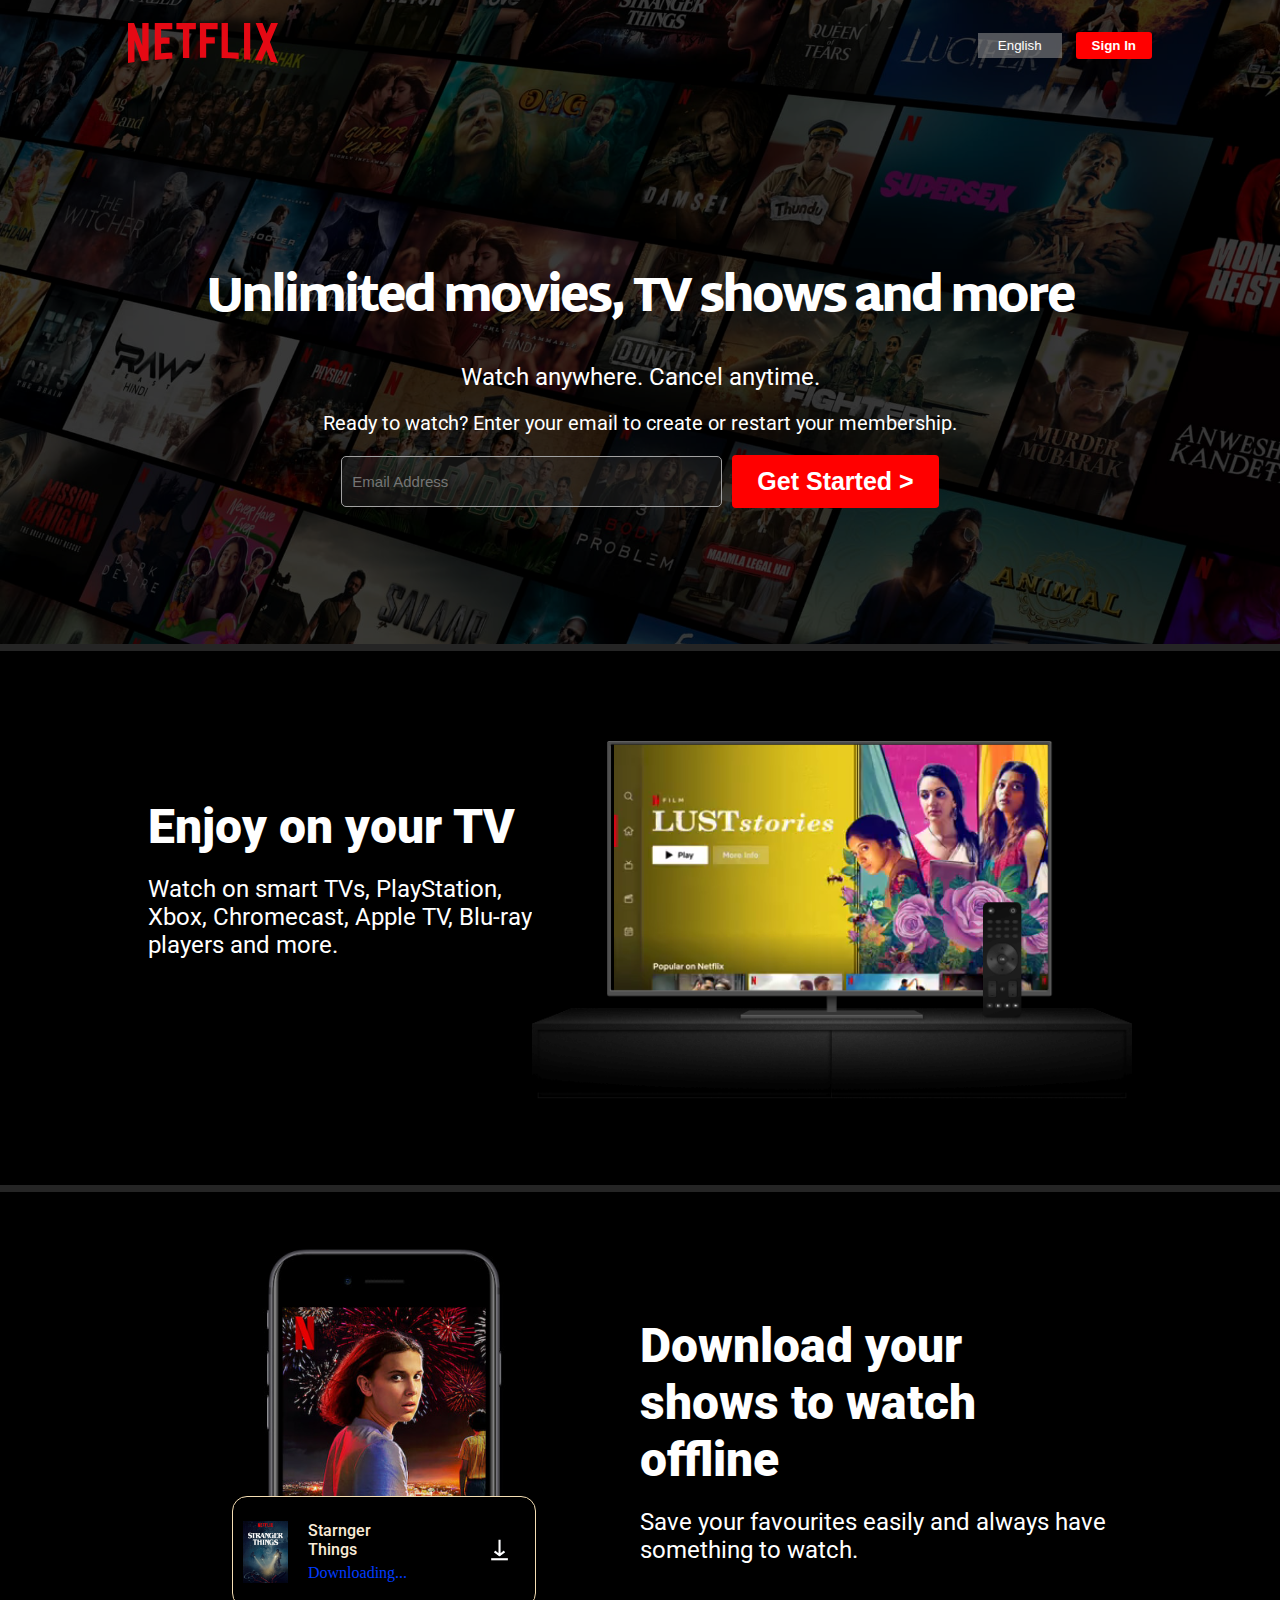
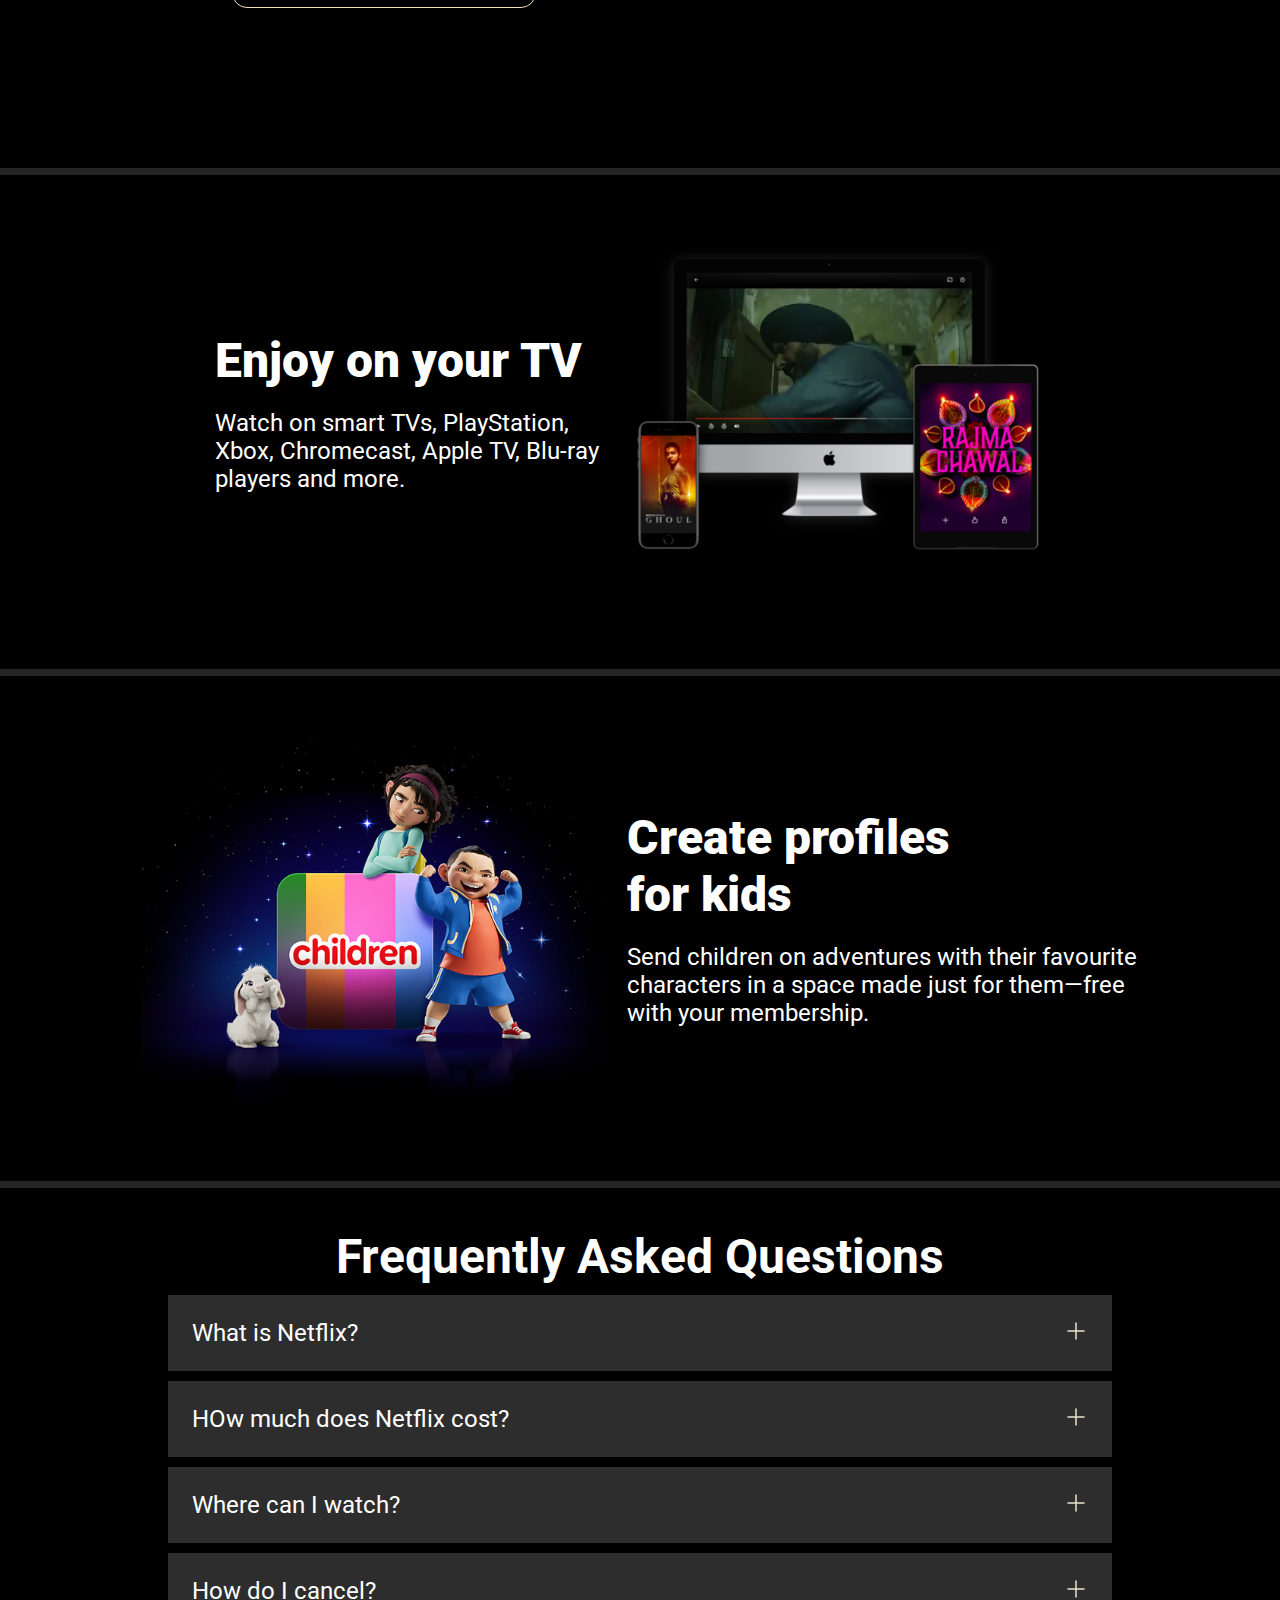
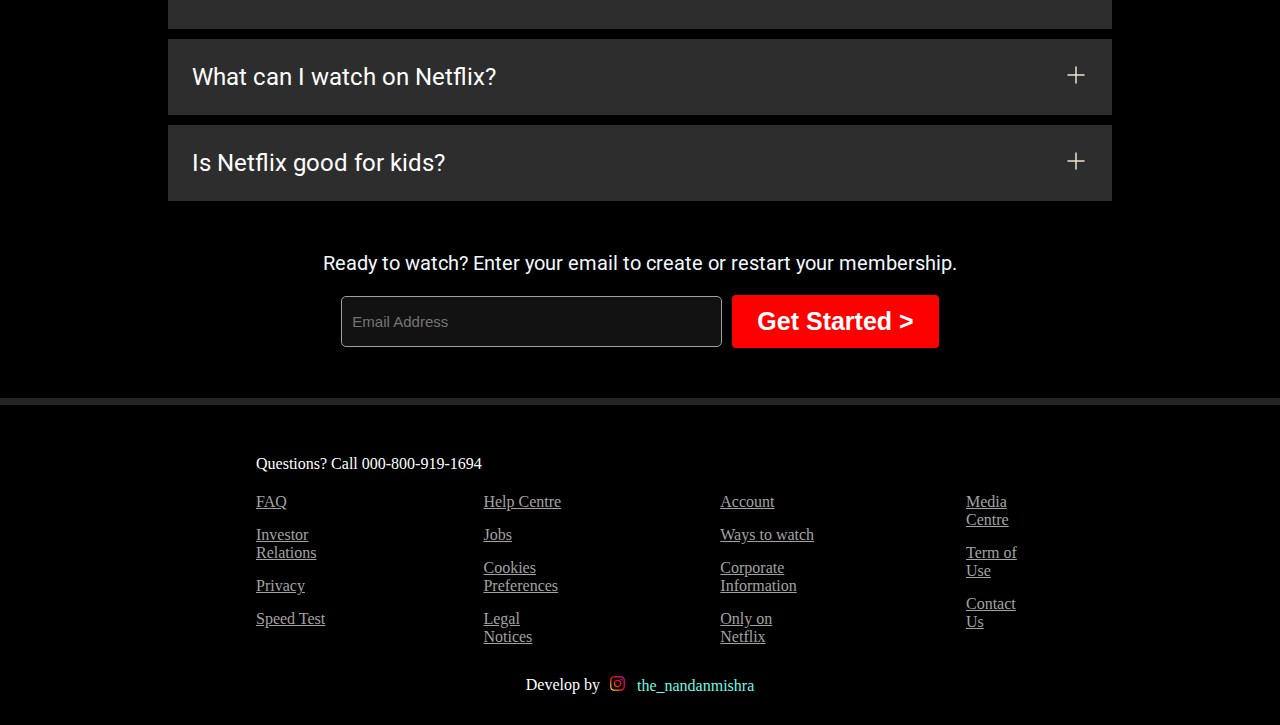
<file: index.html>
<!DOCTYPE html>
<html lang="en">
<head>
    <meta charset="UTF-8">
    <meta name="viewport" content="width=device-width, initial-scale=1.0">
    <title>Netflix</title>
    <link rel="stylesheet" href="style.css">
</head>
<body>
    <div class="main">
        <nav>
           <span><img src="Assets/images/logo.svg"></span>
           <div>
            <button class="dropdown">English</button>
            <button class="signin">Sign In</button>
           </div>
        </nav>
        <div class="box"></div>
        <div class="hero">
          <span> Unlimited movies, TV shows and more</span> 
          <span>Watch anywhere. Cancel anytime.</span> 
          <span>Ready to watch? Enter your email to create or restart your membership.</span>
          <div class="gets">
          <div class="place">
            <input type="text" placeholder="Email Address"> 
          </div>
            <button class="getstart">Get Started &gt </button>
          </div>
        </div>
       
    </div>
    <div class="sepration"></div>

    <div class="section2">
      <div class="textside">
        <span>Enjoy on your TV</span>
        <span>Watch on smart TVs, PlayStation, Xbox, Chromecast, Apple TV, Blu-ray players and more.</span>
      </div>
      <div class="graphics">
        <img src="Assets/images/tv.png" alt="tv">
        <video src="Assets/Videos/video-tv-in-0819.m4v"  autoplay loop muted></video>
      </div>
    </div>
    <div class="sepration"></div>

    <div class="section6">
      <div class="graphics2">
        <img src="Assets/images/mobile-0819.jpg" alt="">
        <span>
        <div class="animated">
          <div class="toget">
          <img src="Assets/images/boxshot.png" alt="">
          <div class="bothtext">
            <span>Starnger Things</span>
            <span>Downloading...</span>
          </div>
        </div>
          <span><img src="Assets/images/download-icon.gif"  ></span>
        </div>

        

      </div>
      <div class="textside1">

        <span>Download your shows to watch offline</span>
        <span>Save your favourites easily and always have something to watch.</span>

      </div>
     

    </div>
    <div class="sepration"></div>

    <div class="section3">
      <div class="textside">
        <span>Enjoy on your TV</span>
        <span>Watch on smart TVs, PlayStation, Xbox, Chromecast, Apple TV, Blu-ray players and more.</span>
      </div>
      <div class="graphics3">
        <img src="Assets/images/device-pile-in.png" alt="tv">
        <video src="Assets/Videos/video-devices-in.m4v"  autoplay loop muted></video>
      </div>
    </div>
    <div class="sepration"></div>

    <div class="section4">
        <img src="Assets/images/kidscartoon.png" alt="">
      <div class="textside1">
        <span>Create profiles for kids</span>
        <span>Send children on adventures with their favourite characters in a space made just for them—free with your membership.</span>

      </div>
    </div>
    <div class="sepration"></div>

    <div class="faq">
      <h2>Frequently Asked Questions</h2>

      <div class="faqbox">
        <span>What is Netflix?</span>
        <svg width="24" height="24" viewBox="0 0 24 24" fill="white" xmlns="http://www.w3.org/2000/svg">
          <path d="M12 4V20" stroke="#141B34" stroke-width="1.5" stroke-linecap="round" stroke-linejoin="round" />
          <path d="M4 12H20" stroke="#141B34" stroke-width="1.5" stroke-linecap="round" stroke-linejoin="round" />
      </svg>
      </div>
      <div class="faqbox">
        <span>HOw much does Netflix cost?</span>
        <svg width="24" height="24" viewBox="0 0 24 24" fill="white" xmlns="http://www.w3.org/2000/svg">
          <path d="M12 4V20" stroke="#141B34" stroke-width="1.5" stroke-linecap="round" stroke-linejoin="round" />
          <path d="M4 12H20" stroke="#141B34" stroke-width="1.5" stroke-linecap="round" stroke-linejoin="round" />
      </svg>
      </div>
      <div class="faqbox">
        <span>Where can I watch?</span>
        <svg width="24" height="24" viewBox="0 0 24 24" fill="white" xmlns="http://www.w3.org/2000/svg">
          <path d="M12 4V20" stroke="#141B34" stroke-width="1.5" stroke-linecap="round" stroke-linejoin="round" />
          <path d="M4 12H20" stroke="#141B34" stroke-width="1.5" stroke-linecap="round" stroke-linejoin="round" />
      </svg>
      </div>
      <div class="faqbox">
        <span>How do I cancel?</span>
        <svg width="24" height="24" viewBox="0 0 24 24" fill="white" xmlns="http://www.w3.org/2000/svg">
          <path d="M12 4V20" stroke="#141B34" stroke-width="1.5" stroke-linecap="round" stroke-linejoin="round" />
          <path d="M4 12H20" stroke="#141B34" stroke-width="1.5" stroke-linecap="round" stroke-linejoin="round" />
      </svg>
      </div>
      <div class="faqbox">
        <span>What can I watch on Netflix?</span>
        <svg width="24" height="24" viewBox="0 0 24 24" fill="white" xmlns="http://www.w3.org/2000/svg">
          <path d="M12 4V20" stroke="#141B34" stroke-width="1.5" stroke-linecap="round" stroke-linejoin="round" />
          <path d="M4 12H20" stroke="#141B34" stroke-width="1.5" stroke-linecap="round" stroke-linejoin="round" />
      </svg>
      </div>
      <div class="faqbox">
        <span>Is Netflix good for kids?</span>
        <svg width="24" height="24" viewBox="0 0 24 24" fill="white" xmlns="http://www.w3.org/2000/svg">
          <path d="M12 4V20" stroke="#141B34" stroke-width="1.5" stroke-linecap="round" stroke-linejoin="round" />
          <path d="M4 12H20" stroke="#141B34" stroke-width="1.5" stroke-linecap="round" stroke-linejoin="round" />
      </svg>
      </div>

    </div>
  </div>

    <div class="ask">
     
      <span>Ready to watch? Enter your email to create or restart your membership.</span>
    </div>
    <div class="gets1">
      <div class="place">
        <input type="text" placeholder="Email Address"> 
      </div>
        <button class="getstart">Get Started &gt </button>
      </div>
    
      <div class="sepration"></div>

      <footer>
        <div class="questions">
          Questions? Call 000-800-919-1694
      </div>
      <div class="footer">
          <div class="footer-item"> 
            <a href="faq">FAQ</a>
              <a href="faq">Investor Relations</a>
              <a href="faq">Privacy</a>
              <a href="faq">Speed Test</a>
            
          </div>

          <div class="footer-item"> 
            <a href="faq">Help Centre</a>
            <a href="faq">Jobs</a>
            <a href="faq">Cookies Preferences</a>
            <a href="faq">Legal Notices</a>
        </div>
        <div class="footer-item">
            <a href="faq">Account</a>
            <a href="faq">Ways to watch</a>
            <a href="faq">Corporate Information</a> 
            <a href="faq">Only on Netflix</a>
        </div>

        <div class="footer-item">
            <a href="faq">Media Centre</a>
            <a href="faq">Term of Use</a> 
            <a href="faq">Contact Us</a> 
            
        </div>
    </div>

<span>Develop by &nbsp <a href="https://www.instagram.com/the_nandanmishra/" target="_blank"  ><img src="Assets/images/instagram-logo-8869.svg" alt=""> &nbsp the_nandanmishra </a></span>

      </footer>


</body>

</html>
</file>
<file: style.css>
@import url('https://fonts.googleapis.com/css2?family=Martel+Sans:wght@200;300;400;600;700;800;900&display=swap');
@import url('https://fonts.googleapis.com/css2?family=Roboto:ital,wght@0,100;0,300;0,400;0,500;0,700;0,900;1,100;1,300;1,400;1,500;1,700;1,900&display=swap');

*{
    padding: 0;
    margin: 0;
}
body{
    background-color: black;
}

.main{
    background-image: url("Assets/images/bg.jpg");
    background-position: center center;
    background-repeat: no-repeat;
    background-size: max(1200px, 100vw);
    height:644px;
    position:relative;
}
.box{
    height: 644px;
    width: 100%;
    background-color: black;
    opacity: 0.7;
    position: absolute;
    top: 0;

}

nav{
    display: flex;
    justify-content: space-between;
    max-width: 80vw;
    margin: auto;
    align-items: center;
    height: 90px;
}

nav img{
    position: relative;
    z-index: 10;
    width:150px;
}

nav button{
    position: relative;
    z-index: 1;
}

.hero{
   top: -60px;
    display: flex;
    flex-direction: column;
    justify-content: center;
    align-items: center;
    height: 100%;
    color: white;
    position: relative;
    padding: 30px;
    gap: 20px;
  
   
    

}

.hero> :nth-child(1){
    font-family: "Martel Sans", sans-serif;
    font-weight: 900;
    font-style: normal;
    font-size: 48px;
    text-align: center;
    letter-spacing: -3px;

}

.hero> :nth-child(2){
    font-family: "Roboto", sans-serif;
    font-weight: 400;
  font-style: normal;
  font-size: 24px;
  text-align: center;
  
}

.hero> :nth-child(3){
    font-family: "Roboto", sans-serif;
    font-weight: 400;
  font-style: normal;
  font-size: 20px;
  text-align: center;


}

.signin{
    background-color: red;
    color: white;
    padding: 6px 16px;
    margin-left: 10px;
    border-radius: 3px;
    font-weight: bold;
    border: none;
}

.dropdown{
    padding: 5px 20px;
    border: none;
    background-color: rgba(141, 141, 141, 0.575);
    color: white;
   
}
.gets{
    display: flex;
    align-items: center;
}

.getstart{
    background-color: red;
    border: none;
    border-radius: 4px;
    color:white;
    padding: 12px 25px;
    font-weight: 600;
    font-size: 25px;
}

.place input{
margin-right:10px ;
background-color: rgba(53, 53, 53, 0.349);
padding: 16px 170px 16px 10px;
font-size: 15px;
border-radius: 5px;
color: white;
border: 1px solid rgb(161, 161, 161);
}

.sepration{
    height: 7px;
    background-color: rgb(37, 37, 37);
    position: relative;
    z-index: 20;
}

.section2{
    display: flex;
   justify-content: center;
   align-items: center;
   padding-bottom: 80px;
  

   

   
}

.textside{
    color: rgb(255, 255, 255);
    font-family: "Roboto", sans-serif;
    display: flex;
    flex-direction: column;
    gap: 20px;
    text-align: start;
    
   
}

.textside > :nth-child(1){
    font-size: 48px;
    font-weight: 900;
   
    
}

.textside > :nth-child(2){
    font-size: 24px;
    font-weight: 400;
    max-width: 30vw;
}
.graphics{
    position: relative;
}

.graphics img{
   height: 450px;
   position: relative;
   z-index: 10;
}
.graphics video{
    height: 290px;
    position: absolute;
    top: 80px;
    right: 2px;
}

.textside1{
    color: rgb(255, 255, 255);
    font-family: "Roboto", sans-serif;
    display: flex;
    flex-direction: column;
    gap: 20px;
    text-align: start;

}

.textside1 > :nth-child(1){
    font-size: 48px;
    font-weight: 900;
    max-width: 30vw;
   
    
}


.textside1 > :nth-child(2){
    font-size: 24px;
    font-weight: 400;
    max-width: 40vw;
}

.section6{
    display: flex;
   justify-content: center;
   align-items: center;
   padding-bottom: 80px;
   
}


.graphics2{
    position: relative;
    display: flex;
    flex-direction: column;
    align-items: center;
    justify-content: center;
}
.graphics2 img{
    position: relative;
    width: 40vw;
   
}

.animated{
    display: flex;
    align-items: center;
    justify-content: space-between;
    width: 22vw;
    height: 10vh;
    border-radius: 15px;
    color: antiquewhite;
    border: 1px solid wheat;
  padding: 10px;
    background-color: black;
    position: relative;
    bottom:  80px;
    z-index: 10;
}

.toget{
    display: flex;
    align-items: center;
    /* margin-right:60px ; */
}


.animated .toget > :nth-child(1){
    width: 3.5vw;
}

.animated span img{
   
        width: 4vw;
}

.bothtext{

    display: flex;
    flex-direction: column;
    gap: 5px;
    margin-left: 20px;
    
}

.bothtext >:nth-child(1)
{ font-family: "Roboto", sans-serif;
    font-size: 16px;
    font-weight: 500;
    max-width: 8vw;
}

.bothtext >:nth-child(2){
    color: #003cff;
}



.section3{
    display: flex;
   justify-content: center;
   align-items: center;
   padding-bottom: 80px;  
   margin-top: 60px;
}


.graphics3{
    position: relative;
}

.graphics3 img{
   height: 350px;
   position: relative;
   z-index: 10;
}
.graphics3 video{
    width: 302px;
    position: absolute;
    top: 44px;
    left: 80px;
}

.section4{
    display: flex;
   justify-content: center;
   align-items: center;
   padding-bottom: 80px;  
   margin-top: 60px;
}

.section4 img{
    width: 38%;
}
.faq{
    margin-top: 40px;
}

.faq h2 {
    text-align: center;
    font-size: 48px;
    color: white;
    font-family: "Roboto", sans-serif;
}

.faqbox:hover {
    background-color: #414141;
    color: white;
}

.faqbox svg {
    filter: invert(1);
}

.faqbox{
    font-family: "Roboto", sans-serif;
    font-weight: 400;
    display: flex;
    justify-content: space-between;
    background-color: #2d2d2d;
    padding: 24px;
    max-width: 70vw;
    color:white;
    transition: all 1s ease-out;
    font-size: 24px;
    margin: 10px auto;
    cursor: pointer;
}


.ask {
    margin-top: 50px;
    font-family: "Roboto", sans-serif;
    color: aliceblue;
    text-align: center;
    font-size: 20px;
    font-weight: 400;
    margin-bottom: 20px;
}

.gets1{
 
    display: flex;
    align-items: center;
    justify-content:center;
    padding-bottom: 50px;
    margin: auto;
}

footer{
    padding-top: 50px;
    margin: auto;
    max-width: 60vw;
    padding-bottom: 30px;
}
 footer .questions{
    color: white
}

.footer{
    margin-top: 20px;
    display: flex;
    gap:150px
}

.footer-item{
    display: flex;
    flex-direction: column;
    gap: 15px
}

.footer-item a{
    color: rgb(163, 163, 163);
}

footer span{
    margin-top: 30px;
    display: flex;
    justify-content: center;
    
    gap: 2px;
    color: white;
}
footer span a{
    text-decoration: none;
    color: rgb(110, 249, 233);
}
footer span img{
    width: 15px;
}



@media screen and (max-width: 960px){
    nav{
        max-width: 90vw;
    }

    .hero> :nth-child(1) {
        
        font-size: 32px;
        letter-spacing: -2px;
    }

    .hero> :nth-child(2) {
       
        font-size: 18px;
      
    }

    .section2 {
        display: flex;
        flex-direction: column;
        justify-content: center;
        align-items: center;
        text-align: center;
        padding-bottom: 80px;
        padding-top: 70px;
    }

    .textside {
        color: rgb(255, 255, 255);
        font-family: "Roboto", sans-serif;
        display: flex;
        flex-direction: column;
        gap: 20px;
        text-align: center;
    }
    .textside > :nth-child(1) {
        font-size: 32px;
        font-weight: 900;
    }
    .textside > :nth-child(2) {
        font-size: 18px;
        font-weight: 400;
        max-width: 80vw;
    }

    .section6{
        display: flex;
        flex-direction: column-reverse;
       justify-content: center;
       align-items: center;
       padding-bottom: 50px;
       padding-top: 70px;

       
    }
    .textside1 > :nth-child(1) {
        font-size: 32px;
        font-weight: 900;
        max-width: 70vw;
    }

    .textside1 {
        color: rgb(255, 255, 255);
        font-family: "Roboto", sans-serif;
        display: flex;
        flex-direction: column;
        justify-content: center;
        align-content: center;
        align-items: center;
        gap: 20px;
        text-align: center;
    }
    .textside1 > :nth-child(2) {
        font-size: 18px;
        font-weight: 400;
        max-width: 70vw;
    }

    .graphics2 img {
        position: relative;
        width: 80vw;
    }

    .animated {
        display: flex;
        align-items: center;
        justify-content: space-between;
        width: 50vw;
        height: 5vh;
        border-radius: 15px;
        color: antiquewhite;
        border: 1px solid wheat;
        padding: 10px;
        background-color: black;
        position: relative;
        bottom: 100px;
        z-index: 10;
    }
    .bothtext >:nth-child(1) {
        font-family: "Roboto", sans-serif;
        font-size: 16px;
        font-weight: 500;
        max-width: 15vw;
    }
    .animated .toget > :nth-child(1) {
        width: 6vw;
    }

    .section3 {
        display: flex;
        flex-direction: column;
        padding-bottom: 80px;
        margin-top: 60px;
    }
    .textside > :nth-child(1) {
        font-size: 32px;
        font-weight: 900;
    }

    .textside > :nth-child(2) {
        font-size: 18px;
        font-weight: 400;
        max-width: 90vw;
    }

    .graphics3 img {
        height: 400px;
        position: relative;
        z-index: 10;
    }
    .graphics3 video {
        width: 340px;
        position: absolute;
        top: 44px;
        left: 100px;
    }

    .section4 {
        display: flex;
        flex-direction: column-reverse;
        justify-content: center;
        align-items: center;
        padding-bottom: 80px;
        margin-top: 60px;
    }
    .textside1 > :nth-child(2) {
        font-size: 18px;
        font-weight: 400;
        max-width: 90vw;
    }
    .section4 img {
        width: 45%;
    }
    .faq h2 {
       
        font-size: 32px;
        
    }
    .faqbox {
        font-family: "Roboto", sans-serif;
        font-weight: 400;
        display: flex;
        justify-content: space-between;
        background-color: #2d2d2d;
        padding: 24px;
        max-width: 85vw;
        color: white;
        transition: all 1s ease-out;
        font-size: 20px;
        margin: 10px auto;
        cursor: pointer;
    }
    .footer {
        display: grid;
        grid-template-columns: 1fr 1fr;
        gap: 25px;
    }



.footer a {
    font-size: 14px;
    color: white;
}

.footer-item {
    display: flex;
    flex-direction: column;
    gap: 23px;
}
footer span{
    margin-top: 30px;
    display: flex;
    justify-content: center;
    
    gap: 2px;
    color: white;
}
footer span a{
    text-decoration: none;
    color: rgb(110, 249, 233);
}
footer span img{
    width: 15px;
}
}

@media screen and (max-width: 600px){
    .getstart {
        background-color: red;
        border: none;
        border-radius: 4px;
        color: white;
        padding: 12px 25px;
        font-weight: 600;
        font-size: 25px;
    }

    .gets {
        display: flex;
        flex-direction: column;
        align-items: center;
        gap: 10px;
    }

    .gets1 {
        display: flex;
        flex-direction: column;
        gap: 10px;

        align-items: center;
        justify-content: center;
        padding-bottom: 50px;
        margin: auto;
    }

    .graphics img {
        height: 369px;
        position: relative;
        z-index: 10;
    }
    .graphics video {
        height: 238px;
        position: absolute;
        top: 80px;
        right: 2px;
    }
    .textside1 > :nth-child(1) {
       
        max-width: 83vw;
    }

    .animated {
        bottom: 73px;
        
    }

    .graphics3 img {
        height: 311px;

    }
    .graphics3 video {
        width: 237px;
        
    }
}
</file>
